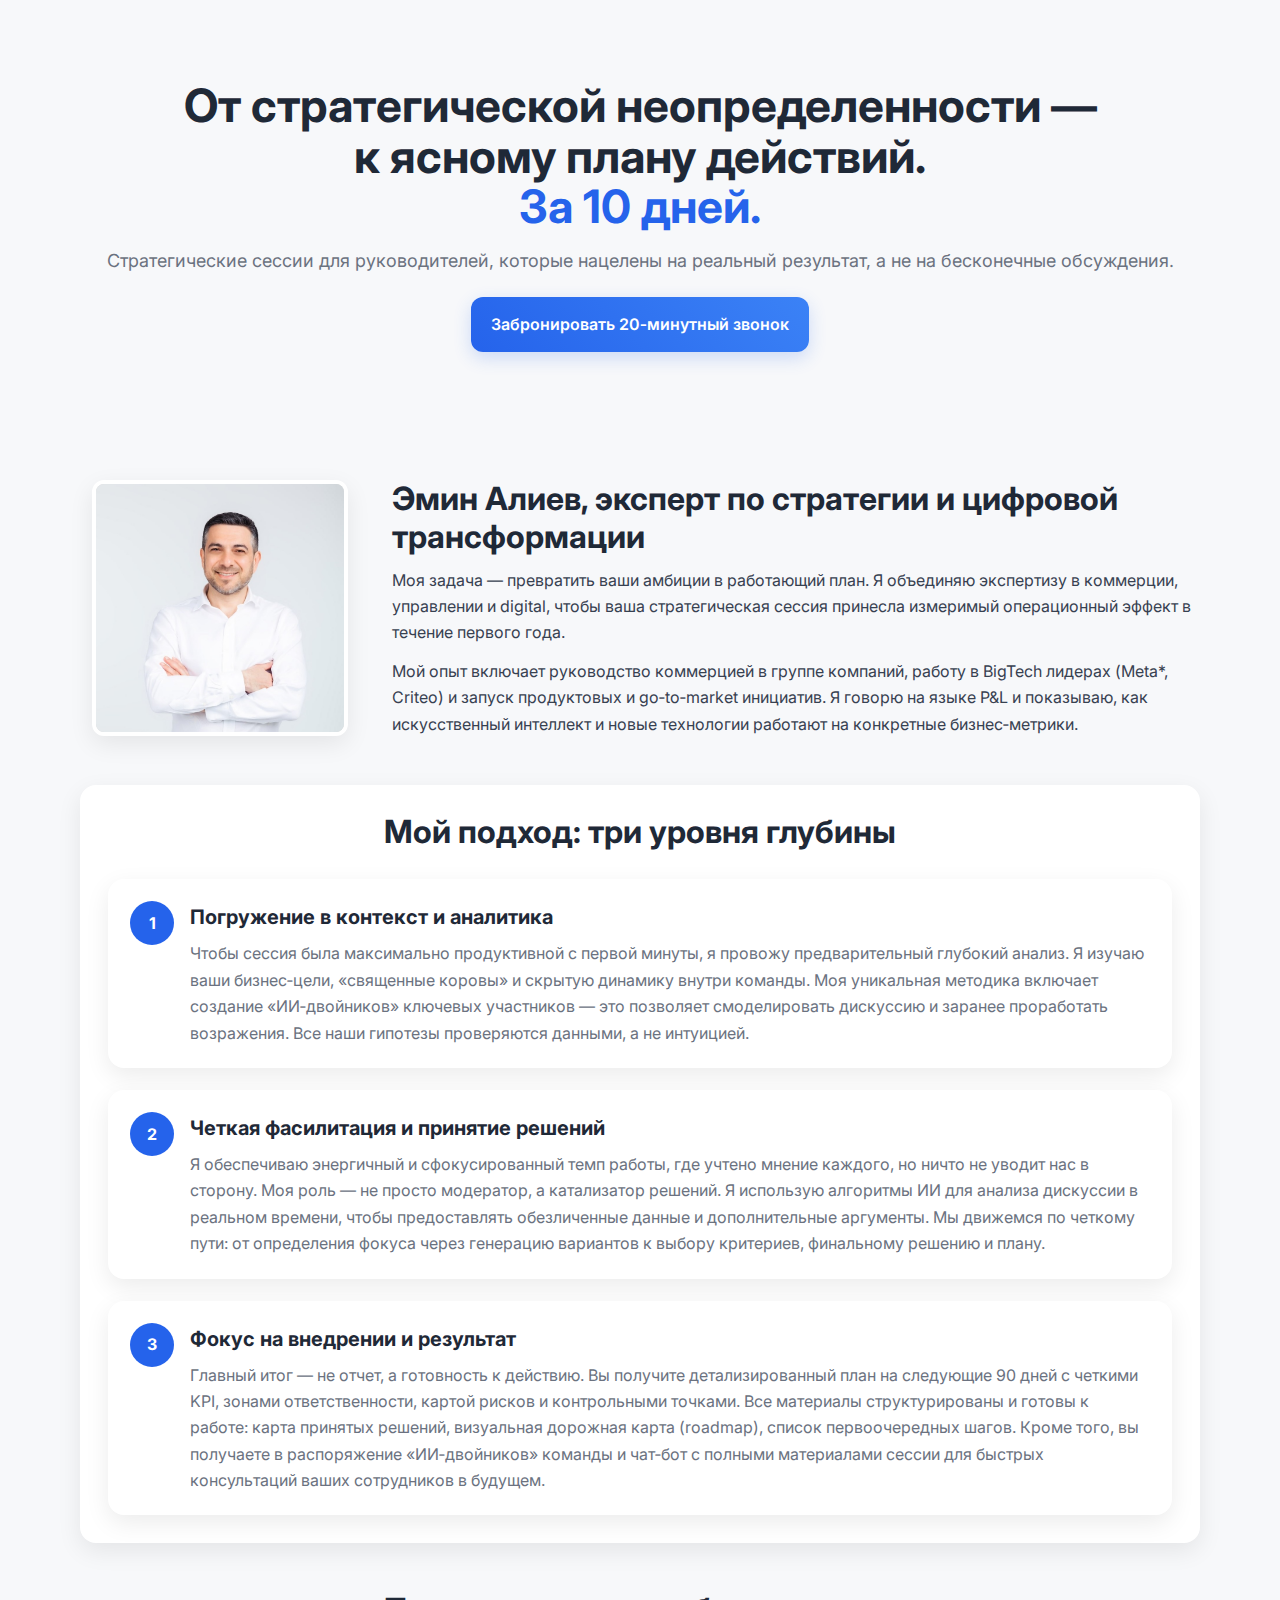
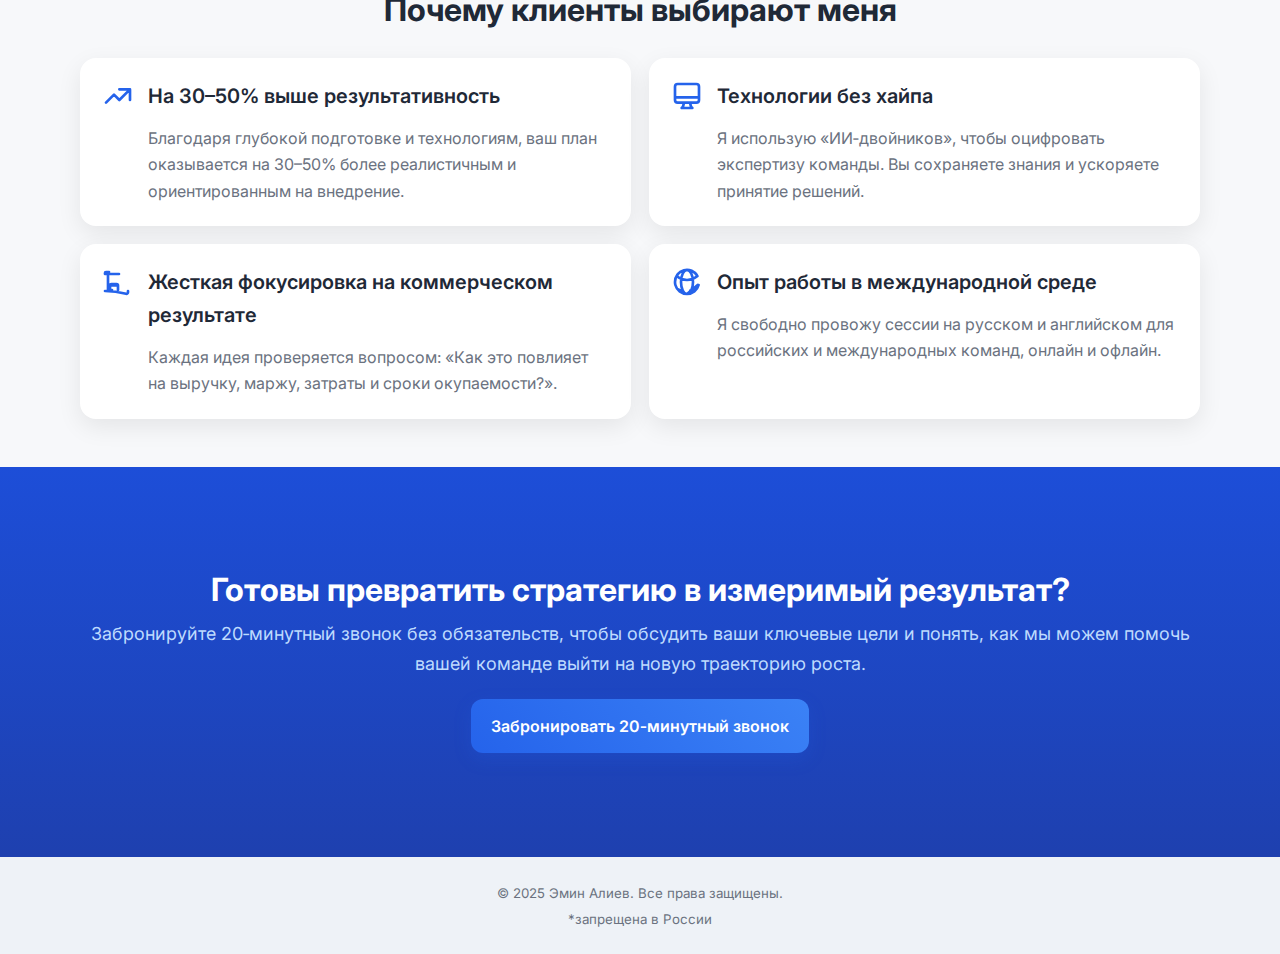
<file: index.html>
<!doctype html>
<html lang="ru">
<head>
  <meta charset="utf-8" />
  <meta name="viewport" content="width=device-width, initial-scale=1" />
  <title>Стратегические сессии с Эмином Алиевым</title>
  <!-- Google Fonts (not a framework) -->
  <link rel="preconnect" href="https://fonts.googleapis.com">
  <link rel="preconnect" href="https://fonts.gstatic.com" crossorigin>
  <link href="https://fonts.googleapis.com/css2?family=Inter:wght@400;500;600;700&display=swap" rel="stylesheet">
  <style>
    /* ===== Base / Tokens (mobile‑first, < 50KB CSS) ===== */
    :root{
      --bg:#f7f8fa;          /* light background */
      --surface:#ffffff;      /* cards, sections */
      --text:#1f2937;         /* primary text */
      --muted:#6b7280;        /* secondary text */
      --primary:#2563eb;      /* blue 600 */
      --primary-2:#3b82f6;    /* blue 500 */
      --ring:rgba(37,99,235,.2);
      --shadow:0 8px 24px rgba(0,0,0,.08);
      --radius:16px;
      --max:1120px;           /* content max width */
    }

    html{scroll-behavior:smooth}
    *,*::before,*::after{box-sizing:border-box}
    body{
      margin:0; font-family:'Inter',system-ui,-apple-system,Segoe UI,Roboto,Arial,sans-serif;
      background:var(--bg); color:var(--text); line-height:1.65;
    }
    img{max-width:100%; display:block}
    a{color:inherit}

    /* Layout helpers */
    .container{width:min(var(--max), 92%); margin-inline:auto}
    .center{text-align:center}
    .lead{color:var(--muted)}

    /* Typography */
    h1{font-size:clamp(28px,6vw,46px); line-height:1.1; margin:0}
    h2{font-size:clamp(22px,4.6vw,32px); line-height:1.2; margin:0}
    h3{font-size:20px; margin:0}
    p{margin:12px 0 0}

    /* Sections */
    header.hero{padding:64px 0}
    section{padding:48px 0}

    /* Button */
    .btn{display:inline-block; padding:14px 20px; border-radius:12px; font-weight:600; text-decoration:none; transition:.2s transform,.2s box-shadow}
    .btn-primary{background:linear-gradient(45deg,var(--primary),var(--primary-2)); color:#fff; box-shadow:0 6px 18px var(--ring)}
    .btn-primary:hover{transform:translateY(-2px); box-shadow:0 14px 28px var(--ring)}

    /* Intro block */
    .intro{display:grid; gap:24px; align-items:center}
    .intro .photo{
      width:176px; height:176px; margin:0 auto; border-radius:12px; overflow:hidden;
      box-shadow:var(--shadow); border:4px solid #fff; background:#ddd
    }
    .intro p{color:#374151}

    /* Approach steps */
    .steps{display:grid; gap:20px; margin-top:28px}
    .step{display:grid; grid-template-columns:auto 1fr; gap:16px; background:var(--surface); padding:18px; border-radius:var(--radius); box-shadow:var(--shadow)}
    .num{height:44px; width:44px; border-radius:999px; display:grid; place-items:center; color:#fff; font-weight:700; background:var(--primary)}
    .step p{color:var(--muted); margin-top:6px}

    /* Benefits grid */
    .benefits{display:grid; gap:16px; margin-top:28px}
    .card{background:var(--surface); padding:18px; border-radius:var(--radius); box-shadow:var(--shadow); display:grid; grid-template-columns:auto 1fr; gap:14px}
    .icon{height:32px; width:32px; color:var(--primary)}
    .card h3{font-weight:600}
    .card p{color:var(--muted)}

    /* CTA band */
    .cta{background:linear-gradient(180deg,#1d4ed8, #1e40af); color:#fff}
    .cta .lead{color:#bfdbfe}

    /* Footer */
    footer{background:#eef2f7; color:#6b7280}

    /* Sticky mobile CTA */
    .mobile-cta{position:fixed; inset:auto 0 0 0; background:#fff; box-shadow:0 -8px 24px rgba(0,0,0,.08); padding:10px 14px; display:flex; justify-content:center; gap:12px; z-index:50}
    .mobile-cta .btn{flex:1; text-align:center}

    /* ===== Responsive (tablet & up) ===== */
    @media (min-width: 720px){
      header.hero{padding:80px 0}
      .intro{grid-template-columns:240px 1fr; gap:32px}
      .intro .photo{width:224px; height:224px}
      .steps{gap:22px}
      .benefits{grid-template-columns:1fr 1fr; gap:18px}
      .mobile-cta{display:none}
    }

    /* ===== Responsive (desktop & up) ===== */
    @media (min-width: 1024px){
      .intro{grid-template-columns:280px 1fr}
      .intro .photo{width:256px; height:256px}
      .step{padding:22px}
      .card{padding:22px}
    }
  </style>
</head>
<body>
  <div class="container">
    <!-- Hero -->
    <header class="hero center">
      <h1>От стратегической неопределенности — <br>к ясному плану действий. <span style="color:var(--primary)"><br>За 10 дней.</span></h1>
      <p class="lead" style="font-size:18px; margin-top:14px">Стратегические сессии для руководителей, которые нацелены на реальный результат, а не на бесконечные обсуждения.</p>
      <p style="margin-top:22px"><a class="btn btn-primary" href="https://tidycal.com/ai4/20" target="_blank" rel="noopener">Забронировать 20‑минутный звонок</a></p>
    </header>

    <!-- Intro -->
    <section aria-labelledby="about">
      <div class="intro">
        <div class="photo" aria-hidden="true">
          <img src="Emin.jpg" alt="Эмин Алиев" style="width:100%; height:100%; object-fit:cover"/>
        </div>
        <div>
          <h2 id="about">Эмин Алиев, эксперт по стратегии и цифровой трансформации</h2>
          <p style="margin-top:10px">Моя задача — превратить ваши амбиции в работающий план. Я объединяю экспертизу в коммерции, управлении и digital, чтобы ваша стратегическая сессия принесла измеримый операционный эффект в течение первого года.</p>
          <p>Мой опыт включает руководство коммерцией в группе компаний, работу в BigTech лидерах (Meta*, Criteo) и запуск продуктовых и go‑to‑market инициатив. Я говорю на языке P&amp;L и показываю, как искусственный интеллект и новые технологии работают на конкретные бизнес‑метрики.</p>
        </div>
      </div>
    </section>

    <!-- Approach -->
    <section aria-labelledby="approach" style="background:var(--surface); border-radius:var(--radius); box-shadow:var(--shadow); padding:28px">
      <h2 id="approach" class="center">Мой подход: три уровня глубины</h2>
      <div class="steps">
        <article class="step">
          <div class="num">1</div>
          <div>
            <h3>Погружение в контекст и аналитика</h3>
            <p>Чтобы сессия была максимально продуктивной с первой минуты, я провожу предварительный глубокий анализ. Я изучаю ваши бизнес‑цели, «священные коровы» и скрытую динамику внутри команды. Моя уникальная методика включает создание «ИИ‑двойников» ключевых участников — это позволяет смоделировать дискуссию и заранее проработать возражения. Все наши гипотезы проверяются данными, а не интуицией.</p>
          </div>
        </article>
        <article class="step">
          <div class="num">2</div>
          <div>
            <h3>Четкая фасилитация и принятие решений</h3>
            <p>Я обеспечиваю энергичный и сфокусированный темп работы, где учтено мнение каждого, но ничто не уводит нас в сторону. Моя роль — не просто модератор, а катализатор решений. Я использую алгоритмы ИИ для анализа дискуссии в реальном времени, чтобы предоставлять обезличенные данные и дополнительные аргументы. Мы движемся по четкому пути: от определения фокуса через генерацию вариантов к выбору критериев, финальному решению и плану.</p>
          </div>
        </article>
        <article class="step">
          <div class="num">3</div>
          <div>
            <h3>Фокус на внедрении и результат</h3>
            <p>Главный итог — не отчет, а готовность к действию. Вы получите детализированный план на следующие 90 дней с четкими KPI, зонами ответственности, картой рисков и контрольными точками. Все материалы структурированы и готовы к работе: карта принятых решений, визуальная дорожная карта (roadmap), список первоочередных шагов. Кроме того, вы получаете в распоряжение «ИИ‑двойников» команды и чат‑бот с полными материалами сессии для быстрых консультаций ваших сотрудников в будущем.</p>
          </div>
        </article>
      </div>
    </section>

    <!-- Benefits -->
    <section aria-labelledby="benefits">
      <h2 id="benefits" class="center">Почему клиенты выбирают меня</h2>
      <div class="benefits">
        <article class="card">
          <svg class="icon" viewBox="0 0 24 24" fill="none" stroke="currentColor" stroke-width="2" stroke-linecap="round" stroke-linejoin="round" aria-hidden="true">
            <path d="M13 7h8m0 0v8m0-8l-8 8-4-4-6 6" />
          </svg>
          <div>
            <h3>На 30–50% выше результативность</h3>
            <p>Благодаря глубокой подготовке и технологиям, ваш план оказывается на 30–50% более реалистичным и ориентированным на внедрение.</p>
          </div>
        </article>
        <article class="card">
          <svg class="icon" viewBox="0 0 24 24" fill="none" stroke="currentColor" stroke-width="2" stroke-linecap="round" stroke-linejoin="round" aria-hidden="true">
            <path d="M9.75 17L9 20l-1 1h8l-1-1-.75-3M3 13h18M5 17h14a2 2 0 002-2V5a2 2 0 00-2-2H5a2 2 0 00-2 2v10a2 2 0 002 2z" />
          </svg>
          <div>
            <h3>Технологии без хайпа</h3>
            <p>Я использую «ИИ‑двойников», чтобы оцифровать экспертизу команды. Вы сохраняете знания и ускоряете принятие решений.</p>
          </div>
        </article>
        <article class="card">
          <svg class="icon" viewBox="0 0 24 24" fill="none" stroke="currentColor" stroke-width="2" stroke-linecap="round" stroke-linejoin="round" aria-hidden="true">
            <path d="M2.25 18.75a60.07 60.07 0 0115.797 2.101c.727.198 1.453-.342 1.453-1.096V18.75M3.75 4.5v.75A.75.75 0 013 6h-.75m0 0v-.75A.75.75 0 013 4.5h.75m0 0h1.5m-1.5 0v.75m0 0v.75m0 0h1.5m0 0h.75m0 0h.75m0 0h.75m0 0h.75m0 0h.75m0 0h.75m0 0h.75m0 0h.75m0 0h.75m0 0h.75M4.5 6v12m0 0h1.5m-1.5 0h.75m0 0h.75m0 0h.75m0 0h.75M6 18v-3.375c0-.621.504-1.125 1.125-1.125h3.75c.621 0 1.125.504 1.125 1.125V18m-4.875-3.375h4.875" />
          </svg>
          <div>
            <h3>Жесткая фокусировка на коммерческом результате</h3>
            <p>Каждая идея проверяется вопросом: «Как это повлияет на выручку, маржу, затраты и сроки окупаемости?».</p>
          </div>
        </article>
        <article class="card">
          <svg class="icon" viewBox="0 0 24 24" fill="none" stroke="currentColor" stroke-width="2" stroke-linecap="round" stroke-linejoin="round" aria-hidden="true">
            <path d="M12 21a9.004 9.004 0 008.716-6.747M12 21a9.004 9.004 0 01-8.716-6.747M12 21c2.485 0 4.5-4.03 4.5-9S14.485 3 12 3m0 18c-2.485 0-4.5-4.03-4.5-9S9.515 3 12 3m0 0a8.997 8.997 0 017.843 4.582M12 3a8.997 8.997 0 00-7.843 4.582m15.686 0A11.953 11.953 0 0112 10.5c-2.998 0-5.74-1.1-7.843-2.918m15.686 0A8.959 8.959 0 003 12c0 .778.099 1.533.284 2.253m0 0c.616 2.453 2.883 4.247 5.56 4.247m5.56 0c2.677 0 4.944-1.794 5.56-4.247m0 0A9.004 9.004 0 0112 21z" />
          </svg>
          <div>
            <h3>Опыт работы в международной среде</h3>
            <p>Я свободно провожу сессии на русском и английском для российских и международных команд, онлайн и офлайн.</p>
          </div>
        </article>
      </div>
    </section>
  </div>

  <!-- CTA full‑width band -->
  <section class="cta" id="book" aria-label="Заключительный призыв к действию">
    <div class="container center" style="padding:56px 0">
      <h2>Готовы превратить стратегию в измеримый результат?</h2>
      <p class="lead" style="margin-top:10px; font-size:18px">Забронируйте 20‑минутный звонок без обязательств, чтобы обсудить ваши ключевые цели и понять, как мы можем помочь вашей команде выйти на новую траекторию роста.</p>
      <p style="margin-top:20px"><a class="btn btn-primary" href="https://tidycal.com/ai4/20" target="_blank" rel="noopener">Забронировать 20‑минутный звонок</a></p>
    </div>
  </section>

  <footer>
    <div class="container center" style="padding:22px 0">
      <small>&copy; 2025 Эмин Алиев. Все права защищены.</small><br><small>*запрещена в России</small>
    </div>
  </footer>

  <!-- Sticky CTA (mobile only) -->
  <div class="mobile-cta" role="region" aria-label="Быстрый вызов к действию">
    <a class="btn btn-primary" href="https://tidycal.com/ai4/20" target="_blank" rel="noopener">Забронировать 20‑минутный звонок</a>
  </div>
</body>
</html>
</file>
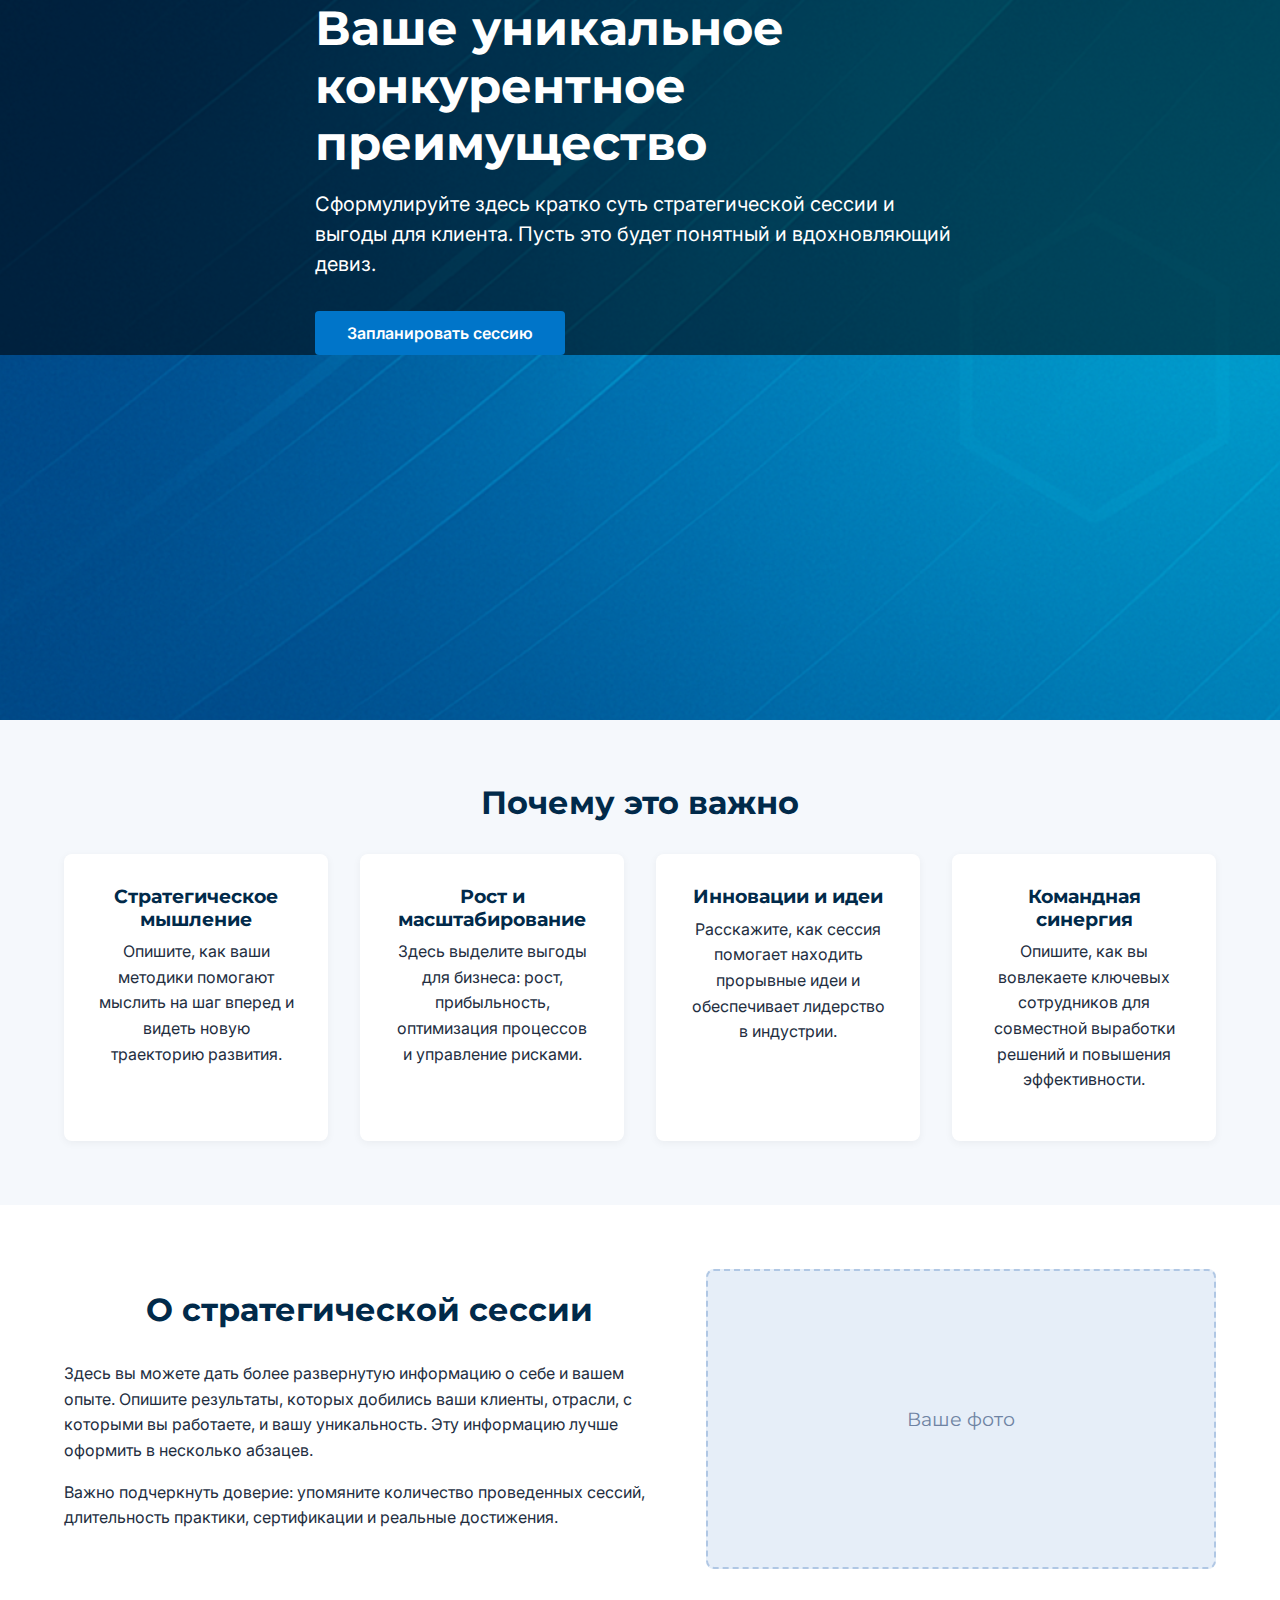
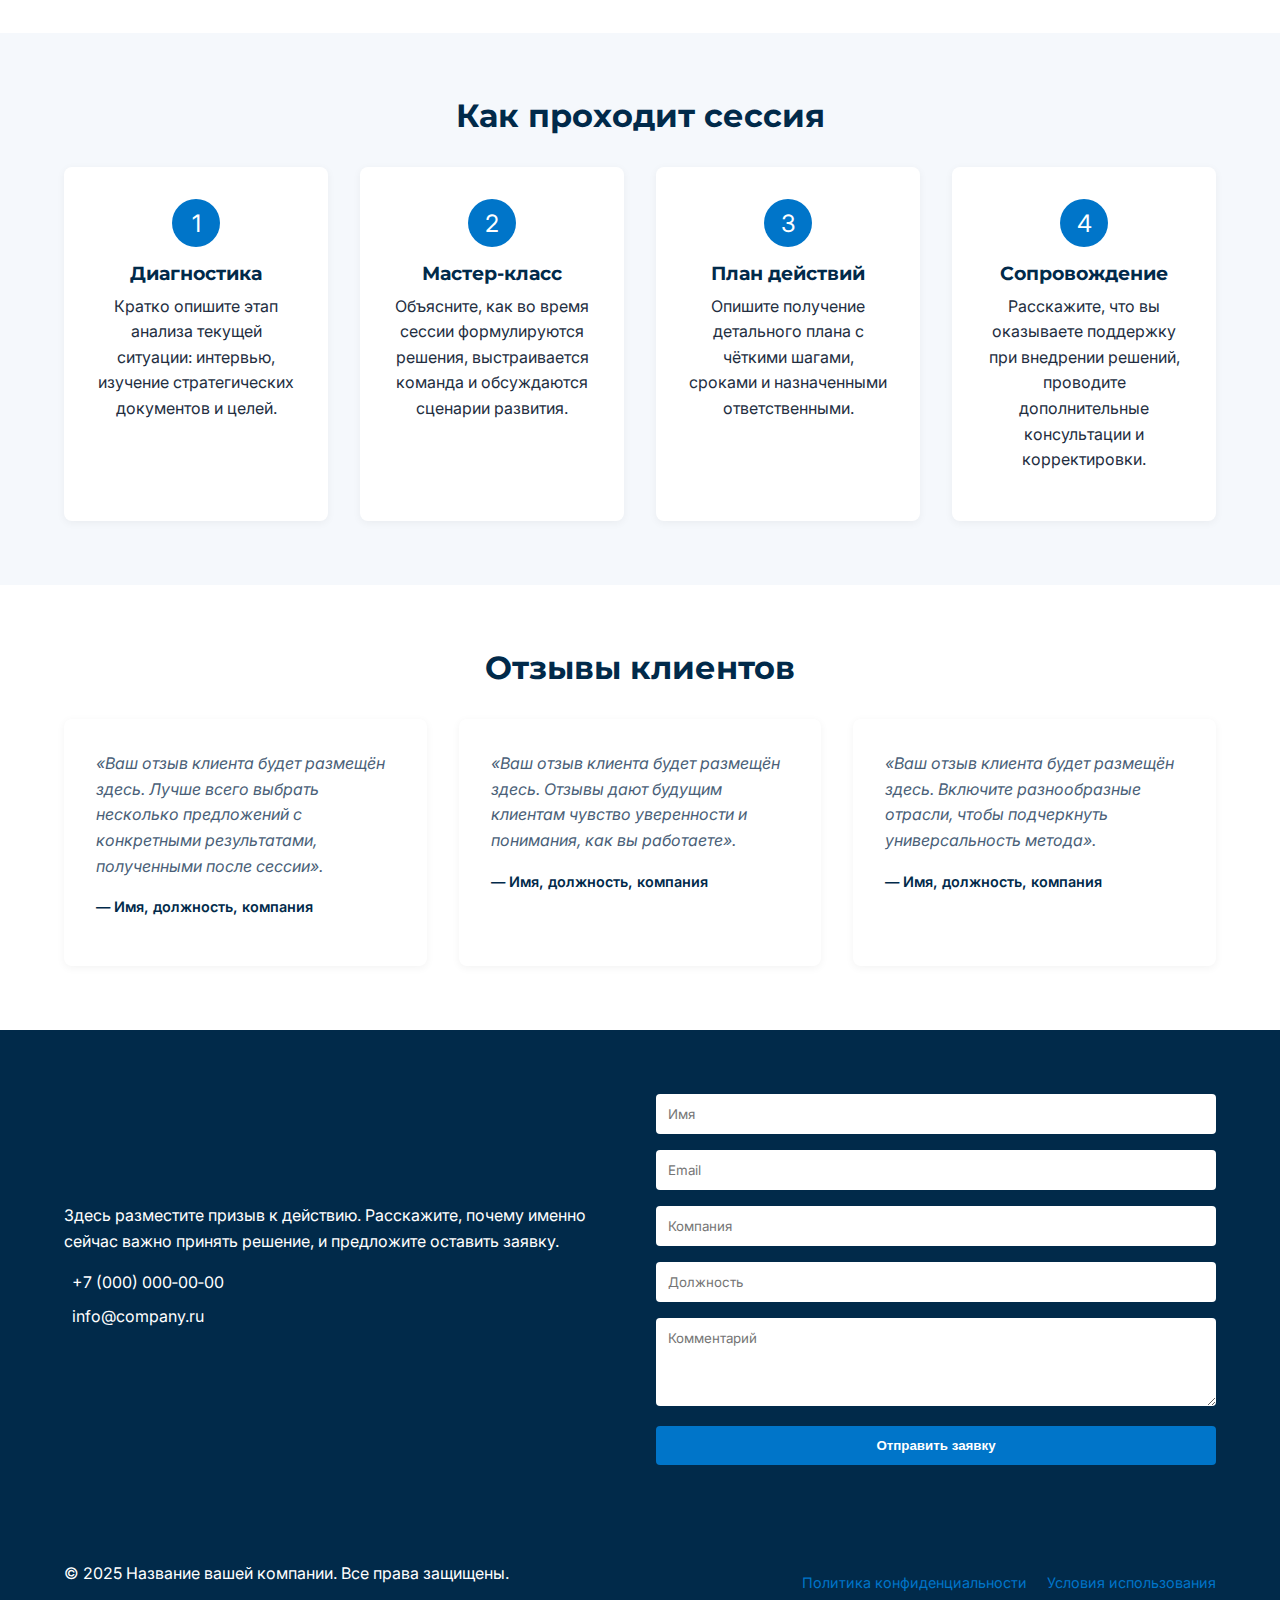
<file: strategy_landing/index.html>
<!DOCTYPE html>
<html lang="ru">
<head>
  <meta charset="UTF-8">
  <meta name="viewport" content="width=device-width, initial-scale=1.0">
  <title>Стратегическая сессия ― Ваш успех начинается здесь</title>
  <!-- Google Fonts -->
  <link rel="preconnect" href="https://fonts.googleapis.com">
  <link rel="preconnect" href="https://fonts.gstatic.com" crossorigin>
  <link href="https://fonts.googleapis.com/css2?family=Inter:wght@400;500;700&family=Montserrat:wght@700&display=swap" rel="stylesheet">
  <!-- Font Awesome Icons -->
  <link rel="stylesheet" href="https://cdnjs.cloudflare.com/ajax/libs/font-awesome/6.4.0/css/all.min.css" integrity="sha512-p8fIpT4Ly3XK3UzjWUlrWaGe89EWj8fFtU+F606bY65CloZ1HXTwYRy6z9ue6kc6R5I0i+LoRf+2ir6hZE+RyQ==" crossorigin="anonymous" referrerpolicy="no-referrer" />
  <!-- Custom Styles -->
  <link rel="stylesheet" href="styles.css">
</head>
<body>
  <!-- Hero Section -->
  <section class="hero">
    <div class="hero-overlay">
      <div class="container hero-content">
        <h1 class="hero-title">Ваше уникальное конкурентное преимущество</h1>
        <p class="hero-subtitle">Сформулируйте здесь кратко суть стратегической сессии и выгоды для клиента. Пусть это будет понятный и вдохновляющий девиз.</p>
        <a href="#contact" class="btn btn-primary">Запланировать сессию</a>
      </div>
    </div>
  </section>

  <!-- Benefits Section -->
  <section class="benefits">
    <div class="container">
      <h2 class="section-title">Почему это важно</h2>
      <div class="benefits-grid">
        <div class="benefit-item">
          <i class="fa-solid fa-chess-knight"></i>
          <h3>Стратегическое мышление</h3>
          <p>Опишите, как ваши методики помогают мыслить на шаг вперед и видеть новую траекторию развития.</p>
        </div>
        <div class="benefit-item">
          <i class="fa-solid fa-chart-line"></i>
          <h3>Рост и масштабирование</h3>
          <p>Здесь выделите выгоды для бизнеса: рост, прибыльность, оптимизация процессов и управление рисками.</p>
        </div>
        <div class="benefit-item">
          <i class="fa-solid fa-lightbulb"></i>
          <h3>Инновации и идеи</h3>
          <p>Расскажите, как сессия помогает находить прорывные идеи и обеспечивает лидерство в индустрии.</p>
        </div>
        <div class="benefit-item">
          <i class="fa-solid fa-people-group"></i>
          <h3>Командная синергия</h3>
          <p>Опишите, как вы вовлекаете ключевых сотрудников для совместной выработки решений и повышения эффективности.</p>
        </div>
      </div>
    </div>
  </section>

  <!-- About Section -->
  <section class="about">
    <div class="container about-container">
      <div class="about-text">
        <h2 class="section-title">О стратегической сессии</h2>
        <p>Здесь вы можете дать более развернутую информацию о себе и вашем опыте. Опишите результаты, которых добились ваши клиенты, отрасли, с которыми вы работаете, и вашу уникальность. Эту информацию лучше оформить в несколько абзацев.</p>
        <p>Важно подчеркнуть доверие: упомяните количество проведенных сессий, длительность практики, сертификации и реальные достижения.</p>
      </div>
      <div class="about-image">
        <!-- Вместо изображения размещён стилизованный блок‑заглушка. Замените его своим фото или логотипом. -->
        <div class="photo-placeholder">Ваше&nbsp;фото</div>
      </div>
    </div>
  </section>

  <!-- Process Section -->
  <section class="process">
    <div class="container">
      <h2 class="section-title">Как проходит сессия</h2>
      <div class="process-grid">
        <div class="process-step">
          <span class="step-number">1</span>
          <h3>Диагностика</h3>
          <p>Кратко опишите этап анализа текущей ситуации: интервью, изучение стратегических документов и целей.</p>
        </div>
        <div class="process-step">
          <span class="step-number">2</span>
          <h3>Мастер‑класс</h3>
          <p>Объясните, как во время сессии формулируются решения, выстраивается команда и обсуждаются сценарии развития.</p>
        </div>
        <div class="process-step">
          <span class="step-number">3</span>
          <h3>План действий</h3>
          <p>Опишите получение детального плана с чёткими шагами, сроками и назначенными ответственными.</p>
        </div>
        <div class="process-step">
          <span class="step-number">4</span>
          <h3>Сопровождение</h3>
          <p>Расскажите, что вы оказываетe поддержку при внедрении решений, проводите дополнительные консультации и корректировки.</p>
        </div>
      </div>
    </div>
  </section>

  <!-- Testimonials Section -->
  <section class="testimonials">
    <div class="container">
      <h2 class="section-title">Отзывы клиентов</h2>
      <div class="testimonials-grid">
        <div class="testimonial">
          <p class="quote">«Ваш отзыв клиента будет размещён здесь. Лучше всего выбрать несколько предложений с конкретными результатами, полученными после сессии».</p>
          <p class="author">— Имя, должность, компания</p>
        </div>
        <div class="testimonial">
          <p class="quote">«Ваш отзыв клиента будет размещён здесь. Отзывы дают будущим клиентам чувство уверенности и понимания, как вы работаете».</p>
          <p class="author">— Имя, должность, компания</p>
        </div>
        <div class="testimonial">
          <p class="quote">«Ваш отзыв клиента будет размещён здесь. Включите разнообразные отрасли, чтобы подчеркнуть универсальность метода».</p>
          <p class="author">— Имя, должность, компания</p>
        </div>
      </div>
    </div>
  </section>

  <!-- Contact Section / Call to Action -->
  <section id="contact" class="contact">
    <div class="container contact-container">
      <div class="contact-text">
        <h2 class="section-title">Запланируйте стратегическую сессию</h2>
        <p>Здесь разместите призыв к действию. Расскажите, почему именно сейчас важно принять решение, и предложите оставить заявку.</p>
        <div class="contact-details">
          <p><i class="fa-solid fa-phone"></i> +7 (000) 000‑00‑00</p>
          <p><i class="fa-solid fa-envelope"></i> info@company.ru</p>
        </div>
      </div>
      <div class="contact-form">
        <form onsubmit="event.preventDefault(); alert('Спасибо! Мы свяжемся с вами в ближайшее время.');">
          <input type="text" name="name" placeholder="Имя" required />
          <input type="email" name="email" placeholder="Email" required />
          <input type="text" name="company" placeholder="Компания" required />
          <input type="text" name="position" placeholder="Должность" />
          <textarea name="message" rows="4" placeholder="Комментарий"></textarea>
          <button type="submit" class="btn btn-primary">Отправить заявку</button>
        </form>
      </div>
    </div>
  </section>

  <!-- Footer -->
  <footer>
    <div class="container footer-container">
      <p>&copy; 2025 Название вашей компании. Все права защищены.</p>
      <div class="footer-links">
        <a href="#">Политика конфиденциальности</a>
        <a href="#">Условия использования</a>
      </div>
    </div>
  </footer>
</body>
</html>
</file>
<file: strategy_landing/styles.css>
/* Root variables for easy theme adjustments */
:root {
  --primary-color: #00467f;      /* dark blue for buttons and highlights */
  --secondary-color: #012a4a;    /* deeper blue for contact section */
  --accent-color: #0075c9;       /* bright blue accent */
  --bg-color: #f5f8fc;           /* light background */
  --text-color: #232e3f;         /* dark grey for body text */
  --light-text: #ffffff;         /* white for text on dark backgrounds */
  --font-heading: 'Montserrat', sans-serif;
  --font-body: 'Inter', sans-serif;
}

/* Global styles */
* {
  box-sizing: border-box;
}

body, html {
  margin: 0;
  padding: 0;
  font-family: var(--font-body);
  color: var(--text-color);
  background-color: var(--bg-color);
}

h1, h2, h3 {
  margin: 0;
  font-family: var(--font-heading);
  line-height: 1.2;
}

p {
  margin: 0 0 1rem 0;
  line-height: 1.6;
}

a {
  color: var(--accent-color);
  text-decoration: none;
}
a:hover {
  color: var(--primary-color);
}

/* Utility classes */
.container {
  width: 90%;
  max-width: 1200px;
  margin: 0 auto;
}

.btn {
  display: inline-block;
  padding: 0.75rem 2rem;
  border-radius: 4px;
  background-color: var(--accent-color);
  color: var(--light-text);
  font-weight: 600;
  transition: background-color 0.3s ease;
  border: none;
  cursor: pointer;
}
.btn:hover {
  background-color: var(--primary-color);
}

.section-title {
  font-size: 2rem;
  text-align: center;
  margin-bottom: 2rem;
  color: var(--secondary-color);
}

/* Hero Section */
.hero {
  background-image: url('images/hero-bg.png');
  background-size: cover;
  background-position: center;
  min-height: 80vh;
  position: relative;
  color: var(--light-text);
}
.hero-overlay {
  background: rgba(0, 0, 0, 0.55);
  width: 100%;
  height: 100%;
  display: flex;
  align-items: center;
}
.hero-content {
  text-align: left;
  max-width: 650px;
}
.hero-title {
  font-size: 3rem;
  margin-bottom: 1rem;
}
.hero-subtitle {
  font-size: 1.25rem;
  margin-bottom: 2rem;
  line-height: 1.5;
}

/* Benefits Section */
.benefits {
  padding: 4rem 0;
  background-color: var(--bg-color);
}
.benefits-grid {
  display: grid;
  grid-template-columns: repeat(auto-fit, minmax(250px, 1fr));
  gap: 2rem;
}
.benefit-item {
  background-color: #ffffff;
  border-radius: 8px;
  padding: 2rem;
  text-align: center;
  box-shadow: 0 2px 8px rgba(0, 0, 0, 0.05);
}
.benefit-item i {
  font-size: 2.5rem;
  color: var(--accent-color);
  margin-bottom: 1rem;
}
.benefit-item h3 {
  margin-bottom: 0.5rem;
  color: var(--secondary-color);
}

/* About Section */
.about {
  padding: 4rem 0;
  background-color: #ffffff;
}
.about-container {
  display: flex;
  flex-wrap: wrap;
  align-items: center;
  gap: 2rem;
}
.about-text {
  flex: 1 1 400px;
}
.about-image {
  flex: 1 1 300px;
}
.about-image img {
  width: 100%;
  border-radius: 8px;
  box-shadow: 0 2px 8px rgba(0, 0, 0, 0.05);
}

/* Placeholder style for expert photo */
.photo-placeholder {
  width: 100%;
  height: 300px;
  background-color: #e6eef8;
  border: 2px dashed #b0c7e4;
  border-radius: 8px;
  display: flex;
  align-items: center;
  justify-content: center;
  color: #6e83a3;
  font-size: 1.2rem;
  font-family: var(--font-heading);
}

/* Process Section */
.process {
  padding: 4rem 0;
  background-color: var(--bg-color);
}
.process-grid {
  display: grid;
  grid-template-columns: repeat(auto-fit, minmax(200px, 1fr));
  gap: 2rem;
}
.process-step {
  background-color: #ffffff;
  border-radius: 8px;
  padding: 2rem;
  text-align: center;
  box-shadow: 0 2px 8px rgba(0, 0, 0, 0.05);
}
.step-number {
  display: inline-flex;
  align-items: center;
  justify-content: center;
  width: 48px;
  height: 48px;
  background-color: var(--accent-color);
  color: var(--light-text);
  border-radius: 50%;
  font-size: 1.5rem;
  margin-bottom: 1rem;
}
.process-step h3 {
  margin-bottom: 0.5rem;
  color: var(--secondary-color);
}

/* Testimonials Section */
.testimonials {
  padding: 4rem 0;
  background-color: #ffffff;
}
.testimonials-grid {
  display: grid;
  grid-template-columns: repeat(auto-fit, minmax(280px, 1fr));
  gap: 2rem;
}
.testimonial {
  background-color: #ffffff;
  border-radius: 8px;
  padding: 2rem;
  box-shadow: 0 2px 8px rgba(0, 0, 0, 0.05);
}
.testimonial .quote {
  font-style: italic;
  margin-bottom: 1rem;
  color: #4a5f78;
}
.testimonial .author {
  font-weight: 600;
  color: var(--secondary-color);
  font-size: 0.9rem;
}

/* Contact Section */
.contact {
  background-color: var(--secondary-color);
  color: var(--light-text);
  padding: 4rem 0;
}
.contact-container {
  display: flex;
  flex-wrap: wrap;
  gap: 2rem;
}
.contact-text {
  flex: 1 1 350px;
}
.contact-details p {
  margin: 0.5rem 0;
}
.contact-details i {
  margin-right: 0.5rem;
  color: var(--accent-color);
}

.contact-form {
  flex: 1 1 350px;
}
.contact-form form input,
.contact-form form textarea {
  width: 100%;
  padding: 0.75rem;
  margin-bottom: 1rem;
  border: none;
  border-radius: 4px;
  font-family: var(--font-body);
}
.contact-form form input:focus,
.contact-form form textarea:focus {
  outline: none;
  box-shadow: 0 0 0 2px var(--accent-color);
}
.contact-form form button {
  width: 100%;
  padding: 0.75rem;
  border: none;
  border-radius: 4px;
  background-color: var(--accent-color);
  color: var(--light-text);
  font-weight: 600;
  cursor: pointer;
  transition: background-color 0.3s ease;
}
.contact-form form button:hover {
  background-color: var(--primary-color);
}

/* Footer */
footer {
  background-color: #012a4a;
  color: var(--light-text);
  padding: 2rem 0;
}
.footer-container {
  display: flex;
  flex-wrap: wrap;
  justify-content: space-between;
  align-items: center;
  gap: 1rem;
}
.footer-links a {
  margin-left: 1rem;
  color: var(--accent-color);
  font-size: 0.9rem;
}
.footer-links a:hover {
  color: var(--light-text);
  text-decoration: underline;
}

/* Responsive adjustments */
@media (max-width: 768px) {
  .hero-title {
    font-size: 2.4rem;
  }
  .hero-subtitle {
    font-size: 1rem;
  }
  .benefit-item,
  .process-step,
  .testimonial {
    padding: 1.5rem;
  }
  .about-container {
    flex-direction: column;
    text-align: center;
  }
  .contact-container {
    flex-direction: column;
  }
  .contact-form form button {
    width: auto;
  }
}
</file>
